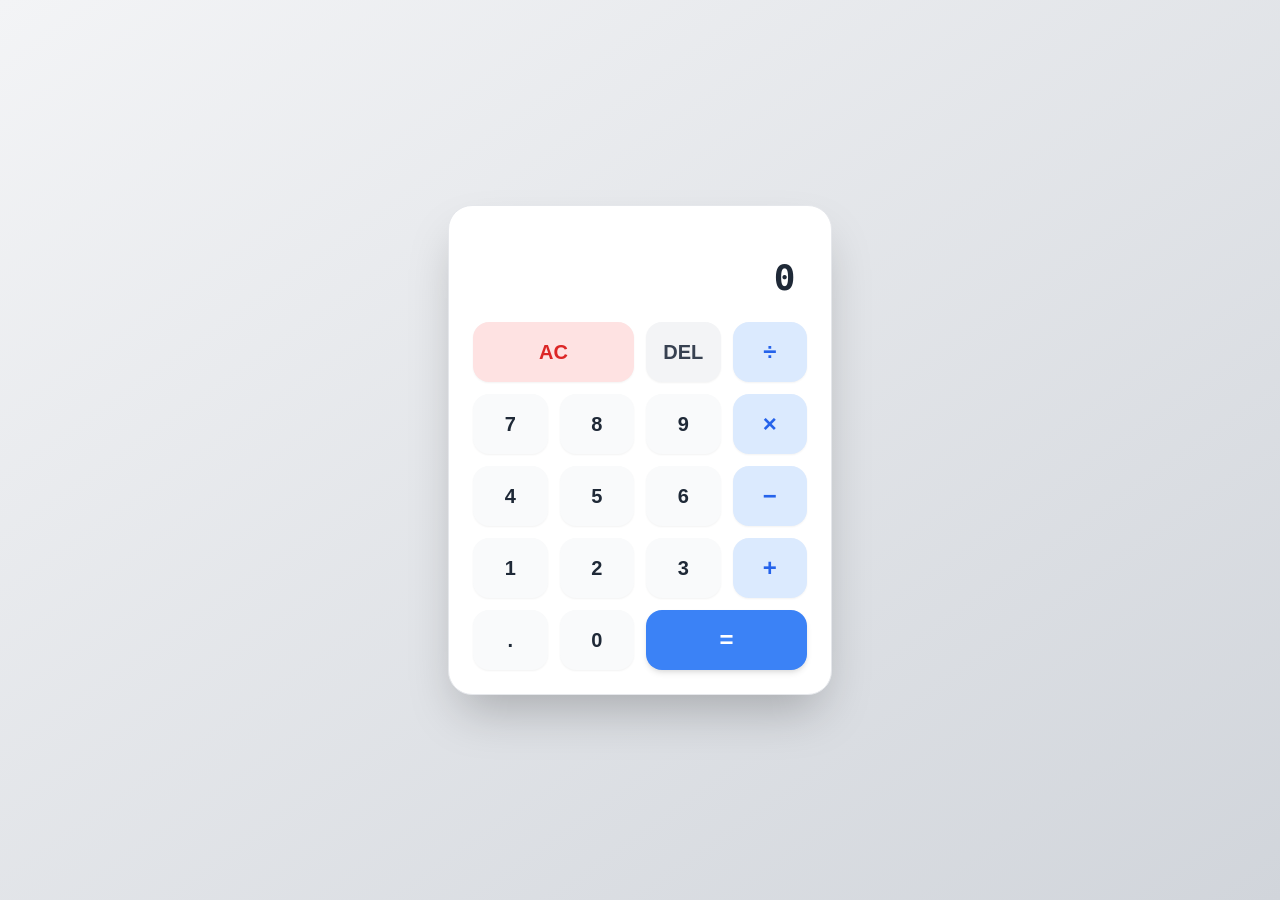
<file: calculators/index.html>
<!DOCTYPE html>
<html lang="en">
<head>
    <meta charset="UTF-8">
    <meta name="viewport" content="width=device-width, initial-scale=1.0">
    <title>Offline Calculator</title>
    <style>
        :root {
            --bg-gradient-start: #f3f4f6;
            --bg-gradient-end: #d1d5db;
            --calc-bg: #ffffff;
            --text-main: #1f2937;
            --text-muted: #9ca3af;
            
            /* Button Colors */
            --btn-num-bg: #f9fafb;
            --btn-num-hover: #f3f4f6;
            --btn-op-bg: #dbeafe;
            --btn-op-text: #2563eb;
            --btn-op-hover: #bfdbfe;
            --btn-ac-bg: #fee2e2;
            --btn-ac-text: #dc2626;
            --btn-ac-hover: #fecaca;
            --btn-del-bg: #f3f4f6;
            --btn-del-text: #374151;
            --btn-del-hover: #e5e7eb;
            --btn-eq-bg: #3b82f6;
            --btn-eq-text: #ffffff;
            --btn-eq-hover: #2563eb;
            
            /* Borders and Shadows */
            --border-color: #e5e7eb;
            --shadow-calc: 0 25px 50px -12px rgba(0, 0, 0, 0.25);
            --shadow-btn: 0 1px 2px 0 rgba(0, 0, 0, 0.05);
            --shadow-btn-heavy: 0 4px 6px -1px rgba(0, 0, 0, 0.1), 0 2px 4px -1px rgba(0, 0, 0, 0.06);
        }

        body {
            margin: 0;
            min-height: 100vh;
            display: flex;
            align-items: center;
            justify-content: center;
            background: linear-gradient(to bottom right, var(--bg-gradient-start), var(--bg-gradient-end));
            font-family: 'Segoe UI', Tahoma, Geneva, Verdana, sans-serif;
            padding: 1rem;
            box-sizing: border-box;
        }

        .calculator {
            background: var(--calc-bg);
            padding: 1.5rem;
            border-radius: 1.5rem;
            box-shadow: var(--shadow-calc);
            width: 100%;
            max-width: 24rem;
            border: 1px solid var(--border-color);
            box-sizing: border-box;
        }

        .display {
            margin-bottom: 1.5rem;
            position: relative;
            display: flex;
            flex-direction: column;
            align-items: flex-end;
            padding: 0 0.5rem;
        }

        .previous-operand {
            color: var(--text-muted);
            font-size: 0.875rem;
            min-height: 1.25rem;
            font-family: monospace;
            letter-spacing: 0.05em;
            overflow: hidden;
            white-space: nowrap;
            text-overflow: ellipsis;
            max-width: 100%;
        }

        .current-operand {
            color: var(--text-main);
            font-size: 2.25rem;
            font-weight: 700;
            font-family: monospace;
            letter-spacing: 0.1em;
            word-break: break-all;
            min-height: 3rem;
            display: flex;
            align-items: flex-end;
            justify-content: flex-end;
            overflow: hidden;
            max-width: 100%;
        }

        .keypad {
            display: grid;
            grid-template-columns: repeat(4, 1fr);
            gap: 0.75rem;
        }

        .btn {
            border: none;
            outline: none;
            padding: 1rem 0;
            border-radius: 1rem;
            font-weight: 600;
            font-size: 1.25rem;
            cursor: pointer;
            transition: all 0.1s ease-in-out;
            user-select: none;
            box-shadow: var(--shadow-btn);
            font-family: inherit;
        }

        .btn:active {
            transform: scale(0.95);
        }

        .btn.span-2 {
            grid-column: span 2;
        }

        .btn-ac { background: var(--btn-ac-bg); color: var(--btn-ac-text); }
        .btn-ac:hover { background: var(--btn-ac-hover); }

        .btn-del { background: var(--btn-del-bg); color: var(--btn-del-text); }
        .btn-del:hover { background: var(--btn-del-hover); }

        .btn-op { background: var(--btn-op-bg); color: var(--btn-op-text); font-size: 1.5rem; font-weight: 700; }
        .btn-op:hover { background: var(--btn-op-hover); }

        .btn-num { background: var(--btn-num-bg); color: var(--text-main); }
        .btn-num:hover { background: var(--btn-num-hover); }

        .btn-eq { background: var(--btn-eq-bg); color: var(--btn-eq-text); font-size: 1.5rem; font-weight: 700; box-shadow: var(--shadow-btn-heavy); }
        .btn-eq:hover { background: var(--btn-eq-hover); }
    </style>
</head>
<body>

    <div class="calculator">
        <div class="display">
            <div id="previous-operand" class="previous-operand"></div>
            <div id="current-operand" class="current-operand">0</div>
        </div>

        <div class="keypad">
            <button class="btn btn-ac span-2" data-action="clear">AC</button>
            <button class="btn btn-del" data-action="delete">DEL</button>
            <button class="btn btn-op" data-action="operation">÷</button>

            <button class="btn btn-num" data-action="number">7</button>
            <button class="btn btn-num" data-action="number">8</button>
            <button class="btn btn-num" data-action="number">9</button>
            <button class="btn btn-op" data-action="operation">×</button>

            <button class="btn btn-num" data-action="number">4</button>
            <button class="btn btn-num" data-action="number">5</button>
            <button class="btn btn-num" data-action="number">6</button>
            <button class="btn btn-op" data-action="operation">−</button>

            <button class="btn btn-num" data-action="number">1</button>
            <button class="btn btn-num" data-action="number">2</button>
            <button class="btn btn-num" data-action="number">3</button>
            <button class="btn btn-op" data-action="operation">+</button>

            <button class="btn btn-num" data-action="number">.</button>
            <button class="btn btn-num" data-action="number">0</button>
            <button class="btn btn-eq span-2" data-action="compute">=</button>
        </div>
    </div>

    <script>
        class Calculator {
            constructor(previousOperandTextElement, currentOperandTextElement) {
                this.previousOperandTextElement = previousOperandTextElement;
                this.currentOperandTextElement = currentOperandTextElement;
                this.clear();
            }

            clear() {
                this.currentOperand = '0';
                this.previousOperand = '';
                this.operation = undefined;
                this.updateDisplay();
            }

            delete() {
                if (this.currentOperand === '0') return;
                this.currentOperand = this.currentOperand.toString().slice(0, -1);
                if (this.currentOperand === '') this.currentOperand = '0';
                this.updateDisplay();
            }

            appendNumber(number) {
                if (number === '.' && this.currentOperand.includes('.')) return;
                if (this.currentOperand === '0' && number !== '.') {
                    this.currentOperand = number.toString();
                } else {
                    this.currentOperand = this.currentOperand.toString() + number.toString();
                }
                if(this.currentOperand.length > 12) {
                     this.currentOperand = this.currentOperand.slice(0, 12);
                }
                this.updateDisplay();
            }

            chooseOperation(operation) {
                if (this.currentOperand === '' && operation === '-') {
                     this.currentOperand = '-';
                     this.updateDisplay();
                     return;
                }
                if (this.currentOperand === '' && this.previousOperand !== '') {
                    this.operation = operation;
                    this.updateDisplay();
                    return;
                }
                if (this.currentOperand === '') return;
                if (this.previousOperand !== '') {
                    this.compute();
                }
                this.operation = operation;
                this.previousOperand = this.currentOperand;
                this.currentOperand = '';
                this.updateDisplay();
            }

            compute() {
                let computation;
                const prev = parseFloat(this.previousOperand);
                const current = parseFloat(this.currentOperand);
                if (isNaN(prev) || isNaN(current)) return;

                switch (this.operation) {
                    case '+': computation = prev + current; break;
                    case '-': computation = prev - current; break;
                    case '×': computation = prev * current; break;
                    case '÷': 
                        if (current === 0) {
                            // Offline fallback for messages
                            const errorMsg = document.createElement('div');
                            errorMsg.innerText = "Cannot divide by zero";
                            errorMsg.style.cssText = "position:absolute; top:10px; background:#fee2e2; color:#dc2626; padding:10px; border-radius:5px;";
                            document.body.appendChild(errorMsg);
                            setTimeout(() => errorMsg.remove(), 2000);
                            this.clear();
                            return;
                        }
                        computation = prev / current; 
                        break;
                    default: return;
                }
                this.currentOperand = Math.round(computation * 100000000) / 100000000;
                this.operation = undefined;
                this.previousOperand = '';
                this.updateDisplay();
            }

            getDisplayNumber(number) {
                const stringNumber = number.toString();
                if (stringNumber === '-') return '-'; 
                const integerDigits = parseFloat(stringNumber.split('.')[0]);
                const decimalDigits = stringNumber.split('.')[1];
                let integerDisplay;
                
                if (isNaN(integerDigits)) {
                    integerDisplay = '';
                } else {
                    integerDisplay = integerDigits.toLocaleString('en', { maximumFractionDigits: 0 });
                }
                
                if (decimalDigits != null) {
                    return `${integerDisplay}.${decimalDigits}`;
                } else {
                    return integerDisplay;
                }
            }

            updateDisplay() {
                if (this.currentOperand === '0') {
                    this.currentOperandTextElement.innerText = '0';
                } else if (this.currentOperand === '-') {
                    this.currentOperandTextElement.innerText = '-';
                } else {
                     this.currentOperandTextElement.innerText = this.getDisplayNumber(this.currentOperand);
                }

                if (this.operation != null) {
                    this.previousOperandTextElement.innerText = `${this.getDisplayNumber(this.previousOperand)} ${this.operation}`;
                } else {
                    this.previousOperandTextElement.innerText = '';
                }
            }
        }

        const previousOperandTextElement = document.getElementById('previous-operand');
        const currentOperandTextElement = document.getElementById('current-operand');
        const calculator = new Calculator(previousOperandTextElement, currentOperandTextElement);

        // Bind DOM events instead of using inline HTML onclick handlers to make JS more modular
        document.querySelectorAll('.btn').forEach(button => {
            button.addEventListener('click', () => {
                const action = button.dataset.action;
                const value = button.innerText;

                if (action === 'number') calculator.appendNumber(value);
                if (action === 'operation') calculator.chooseOperation(value);
                if (action === 'clear') calculator.clear();
                if (action === 'delete') calculator.delete();
                if (action === 'compute') calculator.compute();
            });
        });

        document.addEventListener('keydown', e => {
            if(e.key >= 0 && e.key <= 9 || e.key === '.') calculator.appendNumber(e.key);
            if(e.key === '=' || e.key === 'Enter') { e.preventDefault(); calculator.compute(); }
            if(e.key === 'Backspace') calculator.delete();
            if(e.key === 'Escape') calculator.clear();
            if(e.key === '+' || e.key === '-') calculator.chooseOperation(e.key);
            if(e.key === '*') calculator.chooseOperation('×');
            if(e.key === '/') { e.preventDefault(); calculator.chooseOperation('÷'); }
        });
    </script>
</body>
</html>
</file>
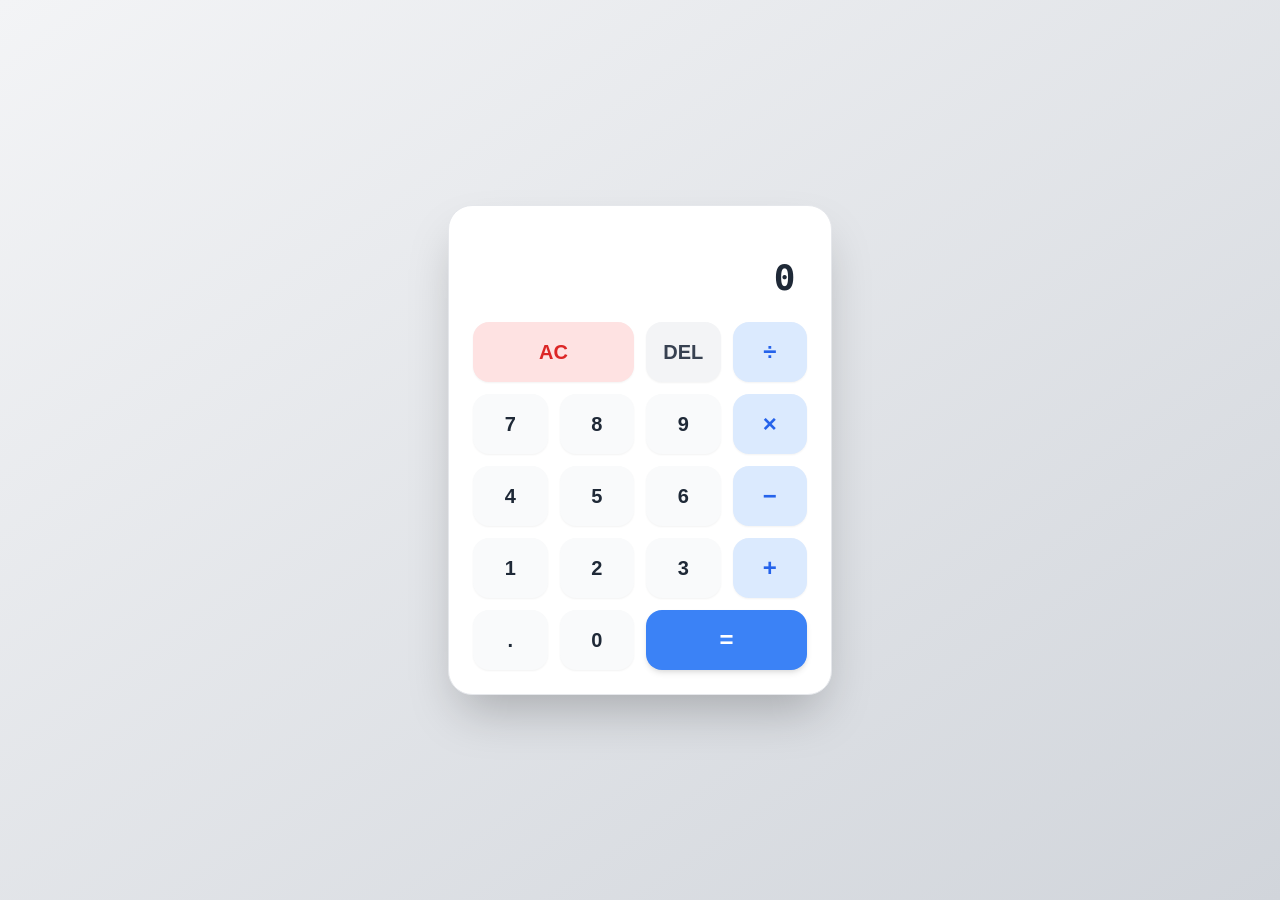
<file: calculators/calc1.html>
<!DOCTYPE html>
<!-- This was created with MS Co-Pilot AI -->
<!--    With some edits by myself  Tom Uyemura -->
<html lang="en">
<head>
    <meta charset="UTF-8">
    <meta name="viewport" content="width=device-width, initial-scale=1.0">
    <title>Offline Calculator</title>
    <style>
        :root {
            --bg-gradient-start: #f3f4f6;
            --bg-gradient-end: #d1d5db;
            --calc-bg: #ffffff;
            --text-main: #1f2937;
            --text-muted: #9ca3af;
            
            /* Button Colors */
            --btn-num-bg: #f9fafb;
            --btn-num-hover: #f3f4f6;
            --btn-op-bg: #dbeafe;
            --btn-op-text: #2563eb;
            --btn-op-hover: #bfdbfe;
            --btn-ac-bg: #fee2e2;
            --btn-ac-text: #dc2626;
            --btn-ac-hover: #fecaca;
            --btn-del-bg: #f3f4f6;
            --btn-del-text: #374151;
            --btn-del-hover: #e5e7eb;
            --btn-eq-bg: #3b82f6;
            --btn-eq-text: #ffffff;
            --btn-eq-hover: #2563eb;
            
            /* Borders and Shadows */
            --border-color: #e5e7eb;
            --shadow-calc: 0 25px 50px -12px rgba(0, 0, 0, 0.25);
            --shadow-btn: 0 1px 2px 0 rgba(0, 0, 0, 0.05);
            --shadow-btn-heavy: 0 4px 6px -1px rgba(0, 0, 0, 0.1), 0 2px 4px -1px rgba(0, 0, 0, 0.06);
        }

        body {
            margin: 0;
            min-height: 100vh;
            display: flex;
            align-items: center;
            justify-content: center;
            background: linear-gradient(to bottom right, var(--bg-gradient-start), var(--bg-gradient-end));
            font-family: 'Segoe UI', Tahoma, Geneva, Verdana, sans-serif;
            padding: 1rem;
            box-sizing: border-box;
        }

        .calculator {
            background: var(--calc-bg);
            padding: 1.5rem;
            border-radius: 1.5rem;
            box-shadow: var(--shadow-calc);
            width: 100%;
            max-width: 24rem;
            border: 1px solid var(--border-color);
            box-sizing: border-box;
        }

        .display {
            margin-bottom: 1.5rem;
            position: relative;
            display: flex;
            flex-direction: column;
            align-items: flex-end;
            padding: 0 0.5rem;
        }

        .previous-operand {
            color: var(--text-muted);
            font-size: 0.875rem;
            min-height: 1.25rem;
            font-family: monospace;
            letter-spacing: 0.05em;
            overflow: hidden;
            white-space: nowrap;
            text-overflow: ellipsis;
            max-width: 100%;
        }

        .current-operand {
            color: var(--text-main);
            font-size: 2.25rem;
            font-weight: 700;
            font-family: monospace;
            letter-spacing: 0.1em;
            word-break: break-all;
            min-height: 3rem;
            display: flex;
            align-items: flex-end;
            justify-content: flex-end;
            overflow: hidden;
            max-width: 100%;
        }

        .keypad {
            display: grid;
            grid-template-columns: repeat(4, 1fr);
            gap: 0.75rem;
        }

        .btn {
            border: none;
            outline: none;
            padding: 1rem 0;
            border-radius: 1rem;
            font-weight: 600;
            font-size: 1.25rem;
            cursor: pointer;
            transition: all 0.1s ease-in-out;
            user-select: none;
            box-shadow: var(--shadow-btn);
            font-family: inherit;
        }

        .btn:active {
            transform: scale(0.95);
        }

        .btn.span-2 {
            grid-column: span 2;
        }

        .btn-ac { background: var(--btn-ac-bg); color: var(--btn-ac-text); }
        .btn-ac:hover { background: var(--btn-ac-hover); }

        .btn-del { background: var(--btn-del-bg); color: var(--btn-del-text); }
        .btn-del:hover { background: var(--btn-del-hover); }

        .btn-op { background: var(--btn-op-bg); color: var(--btn-op-text); font-size: 1.5rem; font-weight: 700; }
        .btn-op:hover { background: var(--btn-op-hover); }

        .btn-num { background: var(--btn-num-bg); color: var(--text-main); }
        .btn-num:hover { background: var(--btn-num-hover); }

        .btn-eq { background: var(--btn-eq-bg); color: var(--btn-eq-text); font-size: 1.5rem; font-weight: 700; box-shadow: var(--shadow-btn-heavy); }
        .btn-eq:hover { background: var(--btn-eq-hover); }
    </style>
</head>
<body>

    <div class="calculator">
        <div class="display">
            <div id="previous-operand" class="previous-operand"></div>
            <div id="current-operand" class="current-operand">0</div>
        </div>

        <div class="keypad">
            <button class="btn btn-ac span-2" data-action="clear">AC</button>
            <button class="btn btn-del" data-action="delete">DEL</button>
            <button class="btn btn-op" data-action="operation">÷</button>

            <button class="btn btn-num" data-action="number">7</button>
            <button class="btn btn-num" data-action="number">8</button>
            <button class="btn btn-num" data-action="number">9</button>
            <button class="btn btn-op" data-action="operation">×</button>

            <button class="btn btn-num" data-action="number">4</button>
            <button class="btn btn-num" data-action="number">5</button>
            <button class="btn btn-num" data-action="number">6</button>
            <button class="btn btn-op" data-action="operation">−</button>

            <button class="btn btn-num" data-action="number">1</button>
            <button class="btn btn-num" data-action="number">2</button>
            <button class="btn btn-num" data-action="number">3</button>
            <button class="btn btn-op" data-action="operation">+</button>

            <button class="btn btn-num" data-action="number">.</button>
            <button class="btn btn-num" data-action="number">0</button>
            <button class="btn btn-eq span-2" data-action="compute">=</button>
        </div>
    </div>

    <script>
        class Calculator {
            constructor(previousOperandTextElement, currentOperandTextElement) {
                this.previousOperandTextElement = previousOperandTextElement;
                this.currentOperandTextElement = currentOperandTextElement;
                this.clear();
            }

            clear() {
                this.currentOperand = '0';
                this.previousOperand = '';
                this.operation = undefined;
                this.updateDisplay();
            }

            delete() {
                if (this.currentOperand === '0') return;
                this.currentOperand = this.currentOperand.toString().slice(0, -1);
                if (this.currentOperand === '') this.currentOperand = '0';
                this.updateDisplay();
            }

            appendNumber(number) {
                if (number === '.' && this.currentOperand.includes('.')) return;
                if (this.currentOperand === '0' && number !== '.') {
                    this.currentOperand = number.toString();
                } else {
                    this.currentOperand = this.currentOperand.toString() + number.toString();
                }
                if(this.currentOperand.length > 12) {
                     this.currentOperand = this.currentOperand.slice(0, 12);
                }
                this.updateDisplay();
            }

            chooseOperation(operation) {
                if (this.currentOperand === '' && operation === '-') {
                     this.currentOperand = '-';
                     this.updateDisplay();
                     return;
                }
                if (this.currentOperand === '' && this.previousOperand !== '') {
                    this.operation = operation;
                    this.updateDisplay();
                    return;
                }
                if (this.currentOperand === '') return;
                if (this.previousOperand !== '') {
                    this.compute();
                }
                this.operation = operation;
                this.previousOperand = this.currentOperand;
                this.currentOperand = '';
                this.updateDisplay();
            }

            compute() {
                let computation;
                const prev = parseFloat(this.previousOperand);
                const current = parseFloat(this.currentOperand);
                if (isNaN(prev) || isNaN(current)) return;

                switch (this.operation) {
                    case '+': computation = prev + current; break;
                    case '-': computation = prev - current; break;
                    case '×': computation = prev * current; break;
                    case '÷': 
                        if (current === 0) {
                            // Offline fallback for messages
                            const errorMsg = document.createElement('div');
                            errorMsg.innerText = "Cannot divide by zero";
                            errorMsg.style.cssText = "position:absolute; top:10px; background:#fee2e2; color:#dc2626; padding:10px; border-radius:5px;";
                            document.body.appendChild(errorMsg);
                            setTimeout(() => errorMsg.remove(), 2000);
                            this.clear();
                            return;
                        }
                        computation = prev / current; 
                        break;
                    default: return;
                }
                this.currentOperand = Math.round(computation * 100000000) / 100000000;
                this.operation = undefined;
                this.previousOperand = '';
                this.updateDisplay();
            }

            getDisplayNumber(number) {
                const stringNumber = number.toString();
                if (stringNumber === '-') return '-'; 
                const integerDigits = parseFloat(stringNumber.split('.')[0]);
                const decimalDigits = stringNumber.split('.')[1];
                let integerDisplay;
                
                if (isNaN(integerDigits)) {
                    integerDisplay = '';
                } else {
                    integerDisplay = integerDigits.toLocaleString('en', { maximumFractionDigits: 0 });
                }
                
                if (decimalDigits != null) {
                    return `${integerDisplay}.${decimalDigits}`;
                } else {
                    return integerDisplay;
                }
            }

            updateDisplay() {
                if (this.currentOperand === '0') {
                    this.currentOperandTextElement.innerText = '0';
                } else if (this.currentOperand === '-') {
                    this.currentOperandTextElement.innerText = '-';
                } else {
                     this.currentOperandTextElement.innerText = this.getDisplayNumber(this.currentOperand);
                }

                if (this.operation != null) {
                    this.previousOperandTextElement.innerText = `${this.getDisplayNumber(this.previousOperand)} ${this.operation}`;
                } else {
                    this.previousOperandTextElement.innerText = '';
                }
            }
        }

        const previousOperandTextElement = document.getElementById('previous-operand');
        const currentOperandTextElement = document.getElementById('current-operand');
        const calculator = new Calculator(previousOperandTextElement, currentOperandTextElement);

        // Bind DOM events instead of using inline HTML onclick handlers to make JS more modular
        document.querySelectorAll('.btn').forEach(button => {
            button.addEventListener('click', () => {
                const action = button.dataset.action;
                const value = button.innerText;

                if (action === 'number') calculator.appendNumber(value);
                if (action === 'operation') calculator.chooseOperation(value);
                if (action === 'clear') calculator.clear();
                if (action === 'delete') calculator.delete();
                if (action === 'compute') calculator.compute();
            });
        });

        document.addEventListener('keydown', e => {
            if(e.key >= 0 && e.key <= 9 || e.key === '.') calculator.appendNumber(e.key);
            if(e.key === '=' || e.key === 'Enter') { e.preventDefault(); calculator.compute(); }
            if(e.key === 'Backspace') calculator.delete();
            if(e.key === 'Escape') calculator.clear();
            if(e.key === '+' || e.key === '-') calculator.chooseOperation(e.key);
            if(e.key === '*') calculator.chooseOperation('×');
            if(e.key === '/') { e.preventDefault(); calculator.chooseOperation('÷'); }
        });
    </script>
</body>
</html>
</file>
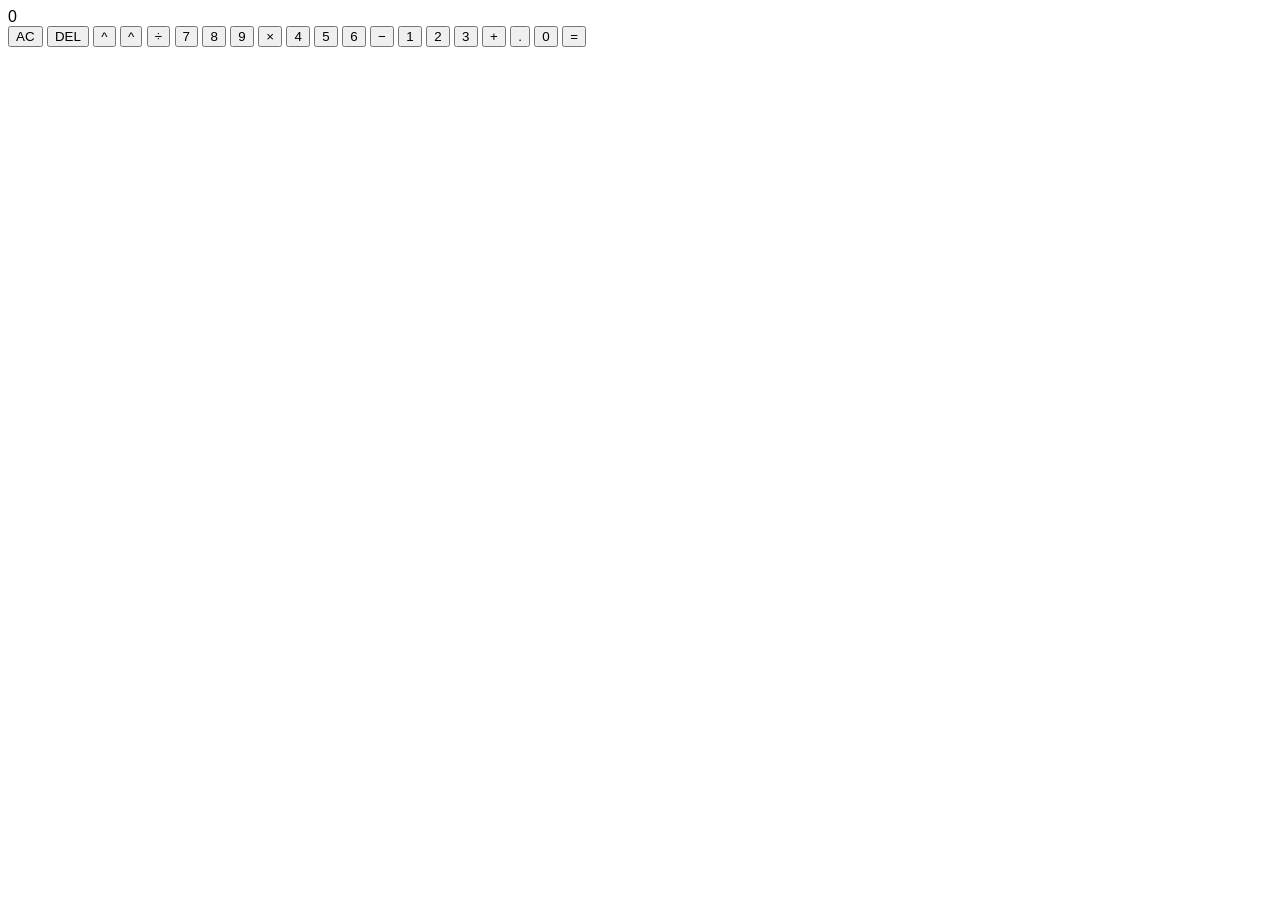
<file: calculators/calc90.html>
<!DOCTYPE html>
<html lang="en">
<head>
    <meta charset="UTF-8">
    <meta name="viewport" content="width=device-width, initial-scale=1.0">
    <title>Offline Calculator</title>
    <!-- 1. Link to your external stylesheet -->
    <!-- 2. Link to your external script (using 'defer' so it runs after HTML loads) -->
    <link rel="stylesheet" href="tomsstyle22.css">
</head>
<body>
    <div class="calculator">
        	<div class="display">
           	    <div id="previous-operand" class="previous-operand"></div>
            	    <div id="current-operand" class="current-operand">0</div>
        	</div>
        <div class="keypad">
            <button class="btn btn-ac span-2" data-action="clear">AC</button>
            <button class="btn btn-del" data-action="delete">DEL</button>
            <button class="btn btn-del" data-action="sqrt">^</button>
            <button class="btn btn-del" data-action="operation">^</button>
            <button class="btn btn-op" data-action="operation">÷</button>

            <button class="btn btn-num" data-action="number">7</button>
            <button class="btn btn-num" data-action="number">8</button>
            <button class="btn btn-num" data-action="number">9</button>
            <button class="btn btn-op" data-action="operation">×</button>

            <button class="btn btn-num" data-action="number">4</button>
            <button class="btn btn-num" data-action="number">5</button>
            <button class="btn btn-num" data-action="number">6</button>
            <button class="btn btn-op" data-action="operation">−</button>

            <button class="btn btn-num" data-action="number">1</button>
            <button class="btn btn-num" data-action="number">2</button>
            <button class="btn btn-num" data-action="number">3</button>
            <button class="btn btn-op" data-action="operation">+</button>

            <button class="btn btn-num" data-action="number">.</button>
            <button class="btn btn-num" data-action="number">0</button>
            <button class="btn btn-eq span-2" data-action="compute">=</button>
        </div>
    </div>
    <script src="script.js" defer></script>
    <div id="modal-container" class="modal-container-hidden">
       <!--  ... copy modal structure from index.html code above ...
    </div>
</body>
</html>
</file>
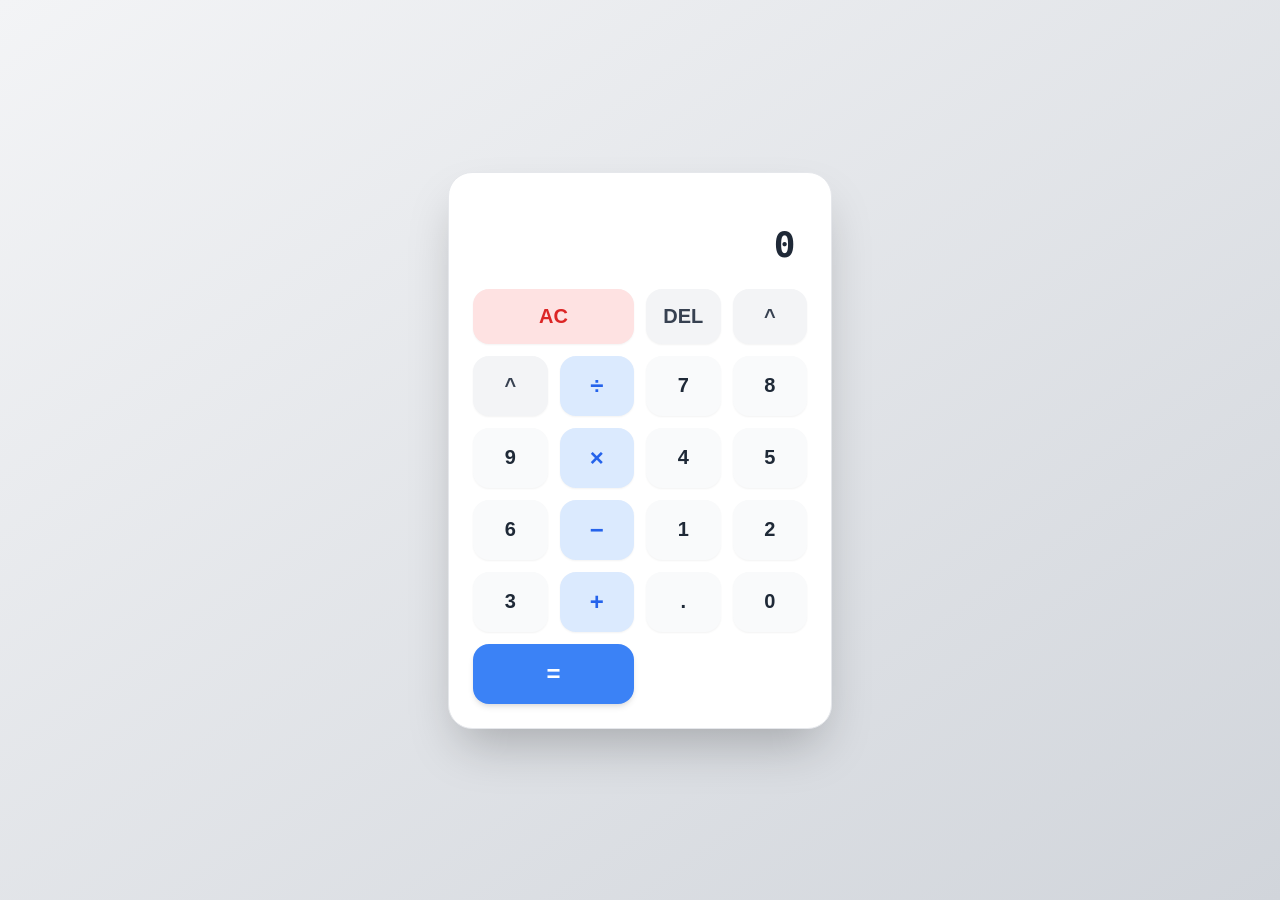
<file: calculators/calc98.html>
<!DOCTYPE html>
<html lang="en">
<head>
    <meta charset="UTF-8">
    <meta name="viewport" content="width=device-width, initial-scale=1.0">
    <title>Offline Calculator</title>
    <!-- 1. Link to your external stylesheet -->
    <!-- 2. Link to your external script (using 'defer' so it runs after HTML loads) -->
    <link rel="stylesheet" href="tomsstyle.css">
</head>
<body>
    <div class="calculator">
	<div class="calculator-header">
		<div class="header-dots">
		    <span class="dot red" onclick="closeWindow()"></span>
		    <span class="dot yellow"></span>
		    <span class="dot green"></span>
		</div>
        	<div class="display">
           	    <div id="previous-operand" class="previous-operand"></div>
            	    <div id="current-operand" class="current-operand">0</div>
        	</div>
	</div>

        <div class="keypad">
            <button class="btn btn-ac span-2" data-action="clear">AC</button>
            <button class="btn btn-del" data-action="delete">DEL</button>
            <button class="btn btn-del" data-action="sqrt">^</button>
            <button class="btn btn-del" data-action="operation">^</button>
            <button class="btn btn-op" data-action="operation">÷</button>

            <button class="btn btn-num" data-action="number">7</button>
            <button class="btn btn-num" data-action="number">8</button>
            <button class="btn btn-num" data-action="number">9</button>
            <button class="btn btn-op" data-action="operation">×</button>

            <button class="btn btn-num" data-action="number">4</button>
            <button class="btn btn-num" data-action="number">5</button>
            <button class="btn btn-num" data-action="number">6</button>
            <button class="btn btn-op" data-action="operation">−</button>

            <button class="btn btn-num" data-action="number">1</button>
            <button class="btn btn-num" data-action="number">2</button>
            <button class="btn btn-num" data-action="number">3</button>
            <button class="btn btn-op" data-action="operation">+</button>

            <button class="btn btn-num" data-action="number">.</button>
            <button class="btn btn-num" data-action="number">0</button>
            <button class="btn btn-eq span-2" data-action="compute">=</button>
        </div>
    </div>
    <script src="script.js" defer></script>
    <div id="modal-container" class="modal-container-hidden">
       <!--  ... copy modal structure from index.html code above ...
    </div>
</body>
</html>
</file>
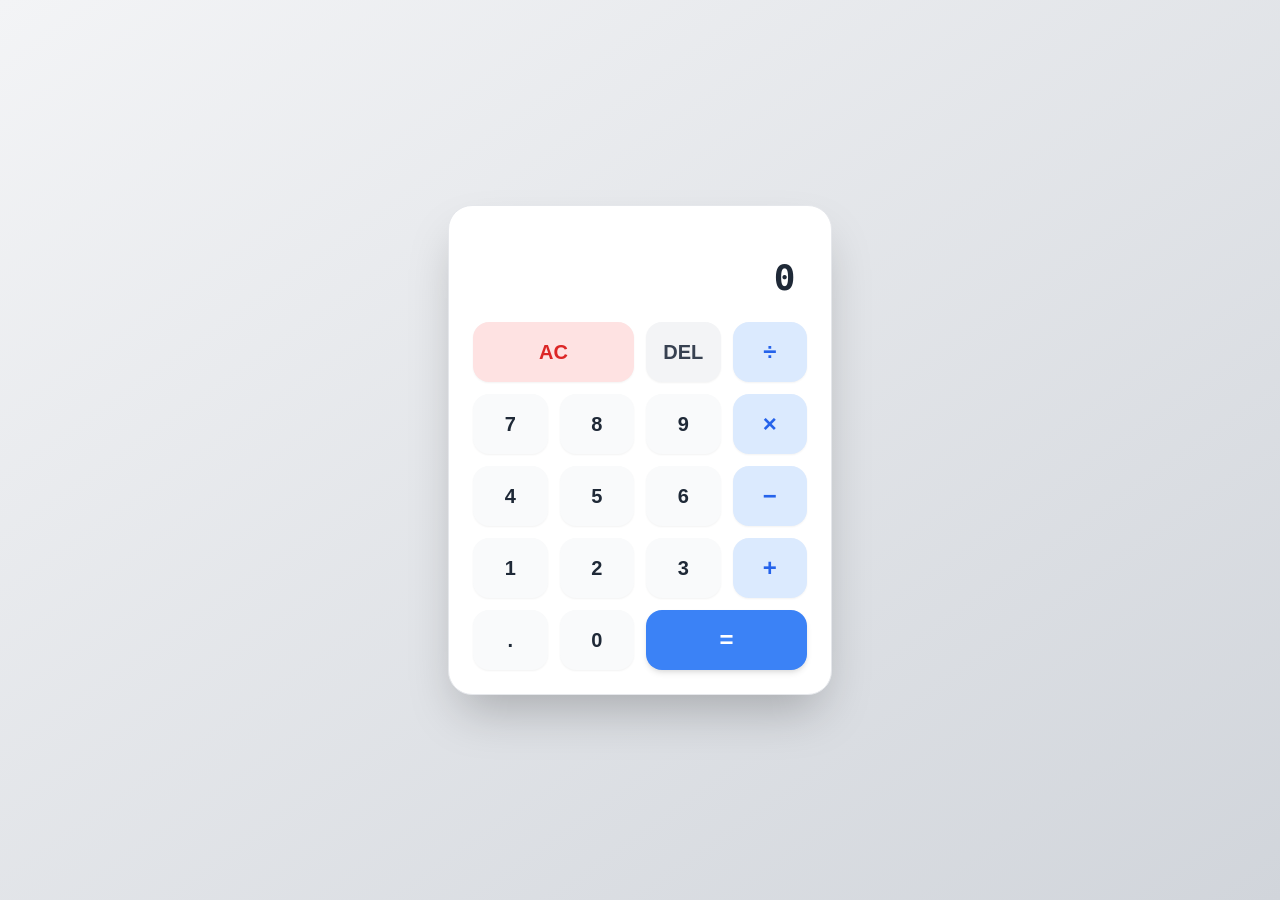
<file: calculators/calc99.html>
<!DOCTYPE html>
<html lang="en">
<head>
    <meta charset="UTF-8">
    <meta name="viewport" content="width=device-width, initial-scale=1.0">
    <title>Offline Calculator</title>
    <!-- 1. Link to your external stylesheet -->
    <!-- 2. Link to your external script (using 'defer' so it runs after HTML loads) -->
    <style>
        :root {
            --bg-gradient-start: #f3f4f6;
            --bg-gradient-end: #d1d5db;
            --calc-bg: #ffffff;
            --text-main: #1f2937;
            --text-muted: #9ca3af;
            
            /* Button Colors */
            --btn-num-bg: #f9fafb;
            --btn-num-hover: #f3f4f6;
            --btn-op-bg: #dbeafe;
            --btn-op-text: #2563eb;
            --btn-op-hover: #bfdbfe;
            --btn-ac-bg: #fee2e2;
            --btn-ac-text: #dc2626;
            --btn-ac-hover: #fecaca;
            --btn-del-bg: #f3f4f6;
            --btn-del-text: #374151;
            --btn-del-hover: #e5e7eb;
            --btn-eq-bg: #3b82f6;
            --btn-eq-text: #ffffff;
            --btn-eq-hover: #2563eb;
            
            /* Borders and Shadows */
            --border-color: #e5e7eb;
            --shadow-calc: 0 25px 50px -12px rgba(0, 0, 0, 0.25);
            --shadow-btn: 0 1px 2px 0 rgba(0, 0, 0, 0.05);
            --shadow-btn-heavy: 0 4px 6px -1px rgba(0, 0, 0, 0.1), 0 2px 4px -1px rgba(0, 0, 0, 0.06);
        }

        body {
            margin: 0;
            min-height: 100vh;
            display: flex;
            align-items: center;
            justify-content: center;
            background: linear-gradient(to bottom right, var(--bg-gradient-start), var(--bg-gradient-end));
            font-family: 'Segoe UI', Tahoma, Geneva, Verdana, sans-serif;
            padding: 1rem;
            box-sizing: border-box;
        }

        .calculator {
            background: var(--calc-bg);
            padding: 1.5rem;
            border-radius: 1.5rem;
            box-shadow: var(--shadow-calc);
            width: 100%;
            max-width: 24rem;
            border: 1px solid var(--border-color);
            box-sizing: border-box;
        }

        .display {
            margin-bottom: 1.5rem;
            position: relative;
            display: flex;
            flex-direction: column;
            align-items: flex-end;
            padding: 0 0.5rem;
        }

        .previous-operand {
            color: var(--text-muted);
            font-size: 0.875rem;
            min-height: 1.25rem;
            font-family: monospace;
            letter-spacing: 0.05em;
            overflow: hidden;
            white-space: nowrap;
            text-overflow: ellipsis;
            max-width: 100%;
        }

        .current-operand {
            color: var(--text-main);
            font-size: 2.25rem;
            font-weight: 700;
            font-family: monospace;
            letter-spacing: 0.1em;
            word-break: break-all;
            min-height: 3rem;
            display: flex;
            align-items: flex-end;
            justify-content: flex-end;
            overflow: hidden;
            max-width: 100%;
        }

        .keypad {
            display: grid;
            grid-template-columns: repeat(4, 1fr);
            gap: 0.75rem;
        }

        .btn {
            border: none;
            outline: none;
            padding: 1rem 0;
            border-radius: 1rem;
            font-weight: 600;
            font-size: 1.25rem;
            cursor: pointer;
            transition: all 0.1s ease-in-out;
            user-select: none;
            box-shadow: var(--shadow-btn);
            font-family: inherit;
        }

        .btn:active {
            transform: scale(0.95);
        }

        .btn.span-2 {
            grid-column: span 2;
        }

        .btn-ac { background: var(--btn-ac-bg); color: var(--btn-ac-text); }
        .btn-ac:hover { background: var(--btn-ac-hover); }

        .btn-del { background: var(--btn-del-bg); color: var(--btn-del-text); }
        .btn-del:hover { background: var(--btn-del-hover); }

        .btn-op { background: var(--btn-op-bg); color: var(--btn-op-text); font-size: 1.5rem; font-weight: 700; }
        .btn-op:hover { background: var(--btn-op-hover); }

        .btn-num { background: var(--btn-num-bg); color: var(--text-main); }
        .btn-num:hover { background: var(--btn-num-hover); }

        .btn-eq { background: var(--btn-eq-bg); color: var(--btn-eq-text); font-size: 1.5rem; font-weight: 700; box-shadow: var(--shadow-btn-heavy); }
        .btn-eq:hover { background: var(--btn-eq-hover); }
    </style>
    <!--  script src="script.js" /script defer>  -->
</head>
<body>
    <div class="calculator">
        <div class="display">
            <div id="previous-operand" class="previous-operand"></div>
            <div id="current-operand" class="current-operand">0</div>
        </div>

        <div class="keypad">
            <button class="btn btn-ac span-2" data-action="clear">AC</button>
            <button class="btn btn-del" data-action="delete">DEL</button>
            <button class="btn btn-op" data-action="operation">÷</button>

            <button class="btn btn-num" data-action="number">7</button>
            <button class="btn btn-num" data-action="number">8</button>
            <button class="btn btn-num" data-action="number">9</button>
            <button class="btn btn-op" data-action="operation">×</button>

            <button class="btn btn-num" data-action="number">4</button>
            <button class="btn btn-num" data-action="number">5</button>
            <button class="btn btn-num" data-action="number">6</button>
            <button class="btn btn-op" data-action="operation">−</button>

            <button class="btn btn-num" data-action="number">1</button>
            <button class="btn btn-num" data-action="number">2</button>
            <button class="btn btn-num" data-action="number">3</button>
            <button class="btn btn-op" data-action="operation">+</button>

            <button class="btn btn-num" data-action="number">.</button>
            <button class="btn btn-num" data-action="number">0</button>
            <button class="btn btn-eq span-2" data-action="compute">=</button>
        </div>
    </div>
    <script src="script.js" defer></script>
</body>
</html>
</file>
<file: calculators/tomsstyle22.css>
body {
            font-family: 'Inter', sans-serif;
            transition: background-color 0.3s ease, color 0.3s ease;
        }
        
        .font-mono {
            font-family: 'JetBrains Mono', monospace;
        }

        /* Glassmorphism custom classes */
        .glass-panel {
            backdrop-filter: blur(16px);
            -webkit-backdrop-filter: blur(16px);
        }

        /* Responsive custom transition effects */
        .calc-button {
            transition: transform 0.08s ease-in-out, filter 0.15s ease, background-color 0.2s ease, color 0.2s ease;
        }
        .calc-button:active {
            transform: scale(0.93);
        }

        /* Hide default scrollbars for modern minimalist overflow containers */
        .no-scrollbar::-webkit-scrollbar {
            display: none;
        }
        .no-scrollbar {
            -ms-overflow-style: none;
            scrollbar-width: none;
        }

        /* Custom scrollbars for the calculation history ledger */
        .custom-scrollbar::-webkit-scrollbar {
            width: 5px;
        }
        .custom-scrollbar::-webkit-scrollbar-track {
            background: transparent;
        }
        .custom-scrollbar::-webkit-scrollbar-thumb {
            background-color: rgba(156, 163, 175, 0.3);
            border-radius: 9999px;
        }

        @keyframes scaleIn {
            from { transform: scale(0.95); opacity: 0; }
            to { transform: scale(1); opacity: 1; }
        }
        @keyframes slideInLeft {
            from { transform: translateX(100%); opacity: 0; }
            to { transform: translateX(0); opacity: 1; }
        }
        .animate-scale-in {
            animation: scaleIn 0.18s cubic-bezier(0.16, 1, 0.3, 1) forwards;
        }
</file>
<file: calculators/tomsstyle.css>
:root {
            --bg-gradient-start: #f3f4f6;
            --bg-gradient-end: #d1d5db;
            --calc-bg: #ffffff;
            --text-main: #1f2937;
            --text-muted: #9ca3af;
            
            /* Button Colors */
            --btn-num-bg: #f9fafb;
            --btn-num-hover: #f3f4f6;
            --btn-op-bg: #dbeafe;
            --btn-op-text: #2563eb;
            --btn-op-hover: #bfdbfe;
            --btn-ac-bg: #fee2e2;
            --btn-ac-text: #dc2626;
            --btn-ac-hover: #fecaca;
            --btn-del-bg: #f3f4f6;
            --btn-del-text: #374151;
            --btn-del-hover: #e5e7eb;
            --btn-eq-bg: #3b82f6;
            --btn-eq-text: #ffffff;
            --btn-eq-hover: #2563eb;
            
            /* Borders and Shadows */
            --border-color: #e5e7eb;
            --shadow-calc: 0 25px 50px -12px rgba(0, 0, 0, 0.25);
            --shadow-btn: 0 1px 2px 0 rgba(0, 0, 0, 0.05);
            --shadow-btn-heavy: 0 4px 6px -1px rgba(0, 0, 0, 0.1), 0 2px 4px -1px rgba(0, 0, 0, 0.06);
        }

        body {
            margin: 0;
            min-height: 100vh;
            display: flex;
            align-items: center;
            justify-content: center;
            background: linear-gradient(to bottom right, var(--bg-gradient-start), var(--bg-gradient-end));
            font-family: 'Segoe UI', Tahoma, Geneva, Verdana, sans-serif;
            padding: 1rem;
            box-sizing: border-box;
        }

        .calculator {
            background: var(--calc-bg);
            padding: 1.5rem;
            border-radius: 1.5rem;
            box-shadow: var(--shadow-calc);
            width: 100%;
            max-width: 24rem;
            border: 1px solid var(--border-color);
            box-sizing: border-box;
        }

        .display {
            margin-bottom: 1.5rem;
            position: relative;
            display: flex;
            flex-direction: column;
            align-items: flex-end;
            padding: 0 0.5rem;
        }

        .previous-operand {
            color: var(--text-muted);
            font-size: 0.875rem;
            min-height: 1.25rem;
            font-family: monospace;
            letter-spacing: 0.05em;
            overflow: hidden;
            white-space: nowrap;
            text-overflow: ellipsis;
            max-width: 100%;
        }

        .current-operand {
            color: var(--text-main);
            font-size: 2.25rem;
            font-weight: 700;
            font-family: monospace;
            letter-spacing: 0.1em;
            word-break: break-all;
            min-height: 3rem;
            display: flex;
            align-items: flex-end;
            justify-content: flex-end;
            overflow: hidden;
            max-width: 100%;
        }

        .keypad {
            display: grid;
            grid-template-columns: repeat(4, 1fr);
            gap: 0.75rem;
        }

        .btn {
            border: none;
            outline: none;
            padding: 1rem 0;
            border-radius: 1rem;
            font-weight: 600;
            font-size: 1.25rem;
            cursor: pointer;
            transition: all 0.1s ease-in-out;
            user-select: none;
            box-shadow: var(--shadow-btn);
            font-family: inherit;
        }

        .btn:active {
            transform: scale(0.95);
        }

        .btn.span-2 {
            grid-column: span 2;
        }

        .btn-ac { background: var(--btn-ac-bg); color: var(--btn-ac-text); }
        .btn-ac:hover { background: var(--btn-ac-hover); }

        .btn-del { background: var(--btn-del-bg); color: var(--btn-del-text); }
        .btn-del:hover { background: var(--btn-del-hover); }

        .btn-op { background: var(--btn-op-bg); color: var(--btn-op-text); font-size: 1.5rem; font-weight: 700; }
        .btn-op:hover { background: var(--btn-op-hover); }

        .btn-num { background: var(--btn-num-bg); color: var(--text-main); }
        .btn-num:hover { background: var(--btn-num-hover); }

        .btn-eq { background: var(--btn-eq-bg); color: var(--btn-eq-text); font-size: 1.5rem; font-weight: 700; box-shadow: var(--shadow-btn-heavy); }
        .btn-eq:hover { background: var(--btn-eq-hover); }
</file>
